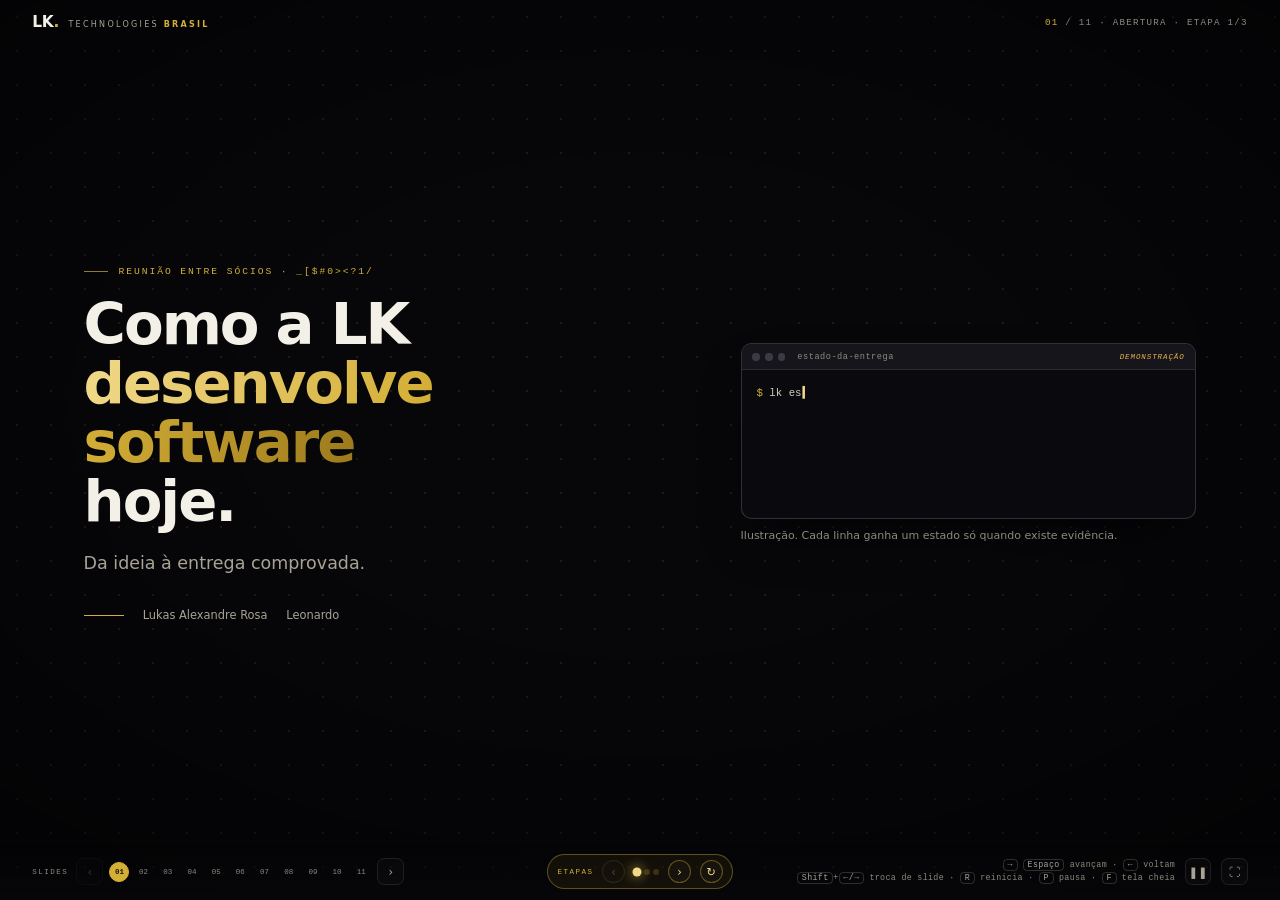
<file: index.html>
<!doctype html>
<html lang="pt-BR">
<head>
<meta charset="utf-8" />
<meta name="viewport" content="width=device-width, initial-scale=1" />
<meta name="theme-color" content="#07070a" />
<title>LK Technologies Brasil | Como desenvolvemos software</title>
<meta name="description" content="Experiência interativa do fluxo de desenvolvimento da LK Technologies Brasil, para alinhamento entre Lukas e Leonardo." />
<link rel="stylesheet" href="css/styles.css" />
</head>
<body>
<canvas id="bg" aria-hidden="true"></canvas>
<div class="vignette" aria-hidden="true"></div>

<header class="top">
  <a class="brand" href="#1" aria-label="Voltar à abertura">
    <span class="brand__mono">LK<i>.</i></span>
    <span class="brand__txt">TECHNOLOGIES <b>BRASIL</b></span>
  </a>
  <span class="where" id="where" aria-hidden="true"></span>
</header>

<main id="deck">

<!-- 01 · ABERTURA -->
<section class="slide s1" data-title="Abertura" data-max="2" aria-labelledby="t1">
  <div class="wrap">
    <div>
      <p class="eyebrow ac" style="--i:0" data-decrypt>Reunião entre sócios · 01.11.2026</p>
      <h1 class="h1 ac" id="t1" style="--i:1; margin-top:1.4rem">Como a LK<br /><em>desenvolve software</em><br />hoje.</h1>
      <p class="lead ac" style="--i:2">Da ideia à entrega comprovada.</p>
      <p class="who ac" style="--i:3"><span>Lukas Alexandre Rosa</span><span>Leonardo</span></p>
    </div>
    <div class="term-wrap ac" style="--i:3">
      <div class="term" role="img" aria-label="Demonstração ilustrativa: lista de estados de uma entrega, onde a homologação ainda aguarda GO">
        <div class="term__bar"><i></i><i></i><i></i><span>estado-da-entrega</span><em class="tag-s">demonstração</em></div>
        <div class="term__body" id="heroTerm"></div>
      </div>
      <p class="note">Ilustração. Cada linha ganha um estado só quando existe evidência.</p>
    </div>
  </div>
</section>

<!-- 02 · POR QUE MUDAMOS -->
<section class="slide s2" data-title="Por que mudamos" data-max="2" aria-labelledby="t2">
  <div class="wrap">
    <p class="eyebrow ac" style="--i:0" data-decrypt>Por que mudamos</p>
    <h2 class="h2 ac" id="t2" style="--i:1">Organizar o processo muda <em>o que conseguimos enxergar.</em></h2>
    <div class="cmp ac" style="--i:2">
      <div class="card pane pane--antes" data-lit-at="0" data-dim-at="1">
        <div class="pane__h"><b>ANTES</b><span>Demanda chega, execução com pouca formalização</span></div>
        <div class="chaos" aria-hidden="true">
          <span class="chip" style="left:2%;top:8%;--r:-4deg;--d:0">conversa</span>
          <span class="chip" style="left:38%;top:0%;--r:3deg;--d:1.2">pedido</span>
          <span class="chip" style="left:68%;top:18%;--r:-2deg;--d:2.1">ajuste</span>
          <span class="chip" style="left:14%;top:52%;--r:5deg;--d:.7">código</span>
          <span class="chip" style="left:52%;top:58%;--r:-5deg;--d:1.8">correção</span>
          <span class="chip" style="left:80%;top:62%;--r:3deg;--d:2.6">entrega?</span>
          <span class="q" style="left:30%;top:34%">?</span><span class="q" style="left:62%;top:40%">?</span><span class="q" style="left:44%;top:84%">?</span>
        </div>
        <p class="pane__f">Informação dispersa, decisões difíceis de rastrear, visibilidade limitada.</p>
      </div>
      <div class="card pane pane--hoje" data-lit-from="1" data-dim-until="0">
        <div class="pane__h"><b>HOJE</b><span>Demanda documentada, vinculada e com evidência</span></div>
        <div class="chain" aria-hidden="true">
          <span class="chip">demanda</span><i class="lnk"></i><span class="chip">issue</span><i class="lnk"></i><span class="chip">PR</span><i class="lnk"></i><span class="chip">CI</span><i class="lnk"></i><span class="chip">entrega</span>
        </div>
        <p class="pane__f">Prioridade registrada, implementação ligada a uma issue, qualidade comprovada.</p>
      </div>
    </div>
    <div class="card qa rv" data-from="2">
      <div class="q-h">Pergunta</div><div class="q-h">Antes</div><div class="q-h">Hoje</div>
      <div class="k">Onde está o escopo?</div><div class="b">Numa conversa</div><div class="a">Na issue, com critérios de aceite</div>
      <div class="k">Quem decidiu o quê?</div><div class="b">Difícil de reconstruir</div><div class="a">Registrado no histórico</div>
      <div class="k">Está pronto?</div><div class="b">Sem como provar</div><div class="a">Testes, PR e homologação mostram</div>
    </div>
  </div>
</section>

<!-- 03 · FLUXO COMPLETO -->
<section class="slide s3" data-title="Fluxo completo" data-max="7" aria-labelledby="t3">
  <div class="wrap">
    <p class="eyebrow ac" style="--i:0" data-decrypt>Fluxo completo · 8 etapas</p>
    <h2 class="h2 ac" id="t3" style="--i:1">Uma demanda percorre <em>oito etapas</em> até a entrega.</h2>
    <div class="track ac" id="track3" style="--i:2" role="group" aria-label="Etapas do fluxo; selecione uma">
      <i class="track-fill"></i>
    </div>
    <div class="card stage-card spot ac" style="--i:3" id="det3" aria-live="polite">
      <div class="ph"><span class="ph__n" id="d3n"></span><span class="ph__t" id="d3t"></span><span class="ph__back">Se falhar, a tarefa volta e a correção fica registrada ↩</span></div>
      <div class="fields" id="d3f"></div>
    </div>
  </div>
</section>

<!-- 04 · IDEIA VIRA ISSUE -->
<section class="slide s4" data-title="Ideia vira issue" data-max="6" aria-labelledby="t4">
  <div class="wrap">
    <div style="display:grid;gap:1.1rem">
      <p class="eyebrow ac" style="--i:0" data-decrypt>Uma ideia vira uma issue</p>
      <h2 class="h2 ac" id="t4" style="--i:1; font-size:2.2rem">Não começamos <em>escrevendo código.</em></h2>
      <div class="card idea ac" style="--i:2">
        <span class="idea__tag">Ideia inicial</span>
        <q>Precisamos permitir que um novo usuário crie sua conta na LK.</q>
        <p class="note"><b>Issue</b> é a tarefa escrita no GitHub, com o que entra, o que fica fora e como provar que está pronta.</p>
        <div class="why rv" data-from="6">
          <h4>Sem especificação</h4>
          <p>o código cresce sem limite de escopo</p>
          <p>ninguém consegue provar que funciona</p>
          <p>os bloqueios aparecem tarde</p>
        </div>
      </div>
    </div>
    <div style="display:grid;gap:0.7rem; --i:3" class="ac">
      <span class="tag-demo">Exemplo didático · não é uma issue real</span>
      <div class="gh" role="group" aria-label="Issue em construção">
        <div class="gh__head">
          <b>Cadastro de usuário com e-mail verificado</b><span class="no">#—</span>
          <span class="pill pill--ok rv" data-from="6" style="margin-left:auto">Pronta para execução</span>
        </div>
        <div class="gh__body" id="issueBody">
          <div class="sec rv" data-from="1"><h4>Problema</h4><p>Não existe um caminho próprio para uma pessoa nova criar conta nos produtos da LK.</p></div>
          <div class="sec rv" data-from="2"><h4>Objetivo</h4><p>Permitir o cadastro de um usuário com e-mail verificado.</p></div>
          <div class="sec rv" data-from="3"><h4>Escopo</h4><p>Formulário · validação · e-mail de confirmação · conta na base central.</p></div>
          <div class="sec rv" data-from="3"><h4>Exclusões</h4><p class="x">Login com Google (trilha própria) · recuperação de senha.</p></div>
          <div class="sec rv" data-from="4"><h4>Aceite</h4><ul><li>Pessoa nova cria a conta e recebe o e-mail</li><li>E-mail inválido ou repetido mostra erro claro</li><li>Papéis do LK System interno seguem intactos</li></ul></div>
          <div class="sec rv" data-from="5"><h4>Dependências</h4><p>SMTP confiável · base central de usuários.</p></div>
        </div>
      </div>
    </div>
  </div>
</section>

<!-- 05 · IA -->
<section class="slide s5" data-title="Uso de IA" data-max="5" aria-labelledby="t5">
  <div class="wrap">
    <p class="eyebrow ac" style="--i:0" data-decrypt>Como uso inteligência artificial</p>
    <h2 class="h2 ac" id="t5" style="--i:1">A IA acelera a execução.<br /><em>A decisão continua humana.</em></h2>
    <div class="flow5 ac" style="--i:2">
      <div class="card actor spot" data-lit-at="1" data-on-from="2">
        <span class="role">Estratégia</span><h3>ChatGPT · Mia</h3>
        <p>Consolida contexto, pesquisa, planeja e escreve a especificação.</p>
      </div>
      <div class="conn" data-hot-from="2" id="c1"><span>escopo<br>definido</span><i class="pk"></i></div>
      <div class="card actor spot" data-lit-at="2" data-on-from="3">
        <span class="role">Método</span><h3>DDAE</h3>
        <p>Investiga alternativas e sustenta decisões técnicas.</p><span class="opt">QUANDO APLICÁVEL</span>
      </div>
      <div class="conn" data-hot-from="3"><span>decisão<br>justificada</span><i class="pk"></i></div>
      <div class="card actor spot" data-lit-at="3" data-on-from="4">
        <span class="role">Execução</span><h3>Claude Code</h3>
        <p>Executa uma tarefa delimitada: lê o repositório, implementa e roda verificações.</p>
      </div>
      <div class="conn" data-hot-from="4"><span>diff +<br>testes</span><i class="pk"></i></div>
      <div class="card actor actor--human spot" data-lit-at="4" data-on-from="5">
        <span class="role">Responsabilidade</span><h3>Lukas</h3>
        <p>Orienta, decide, revisa riscos e valida as evidências.</p>
      </div>
    </div>
    <p class="fb rv" data-from="4">Se a evidência não convence, o trabalho volta: ajustar escopo, reexecutar, revisar.</p>
    <div class="card verdict rv" data-from="5"><span class="big">Regra</span><span>A IA <em>acelera</em> pesquisa, código e verificação — não substitui <em>julgamento nem responsabilidade</em> pela entrega.</span></div>
  </div>
</section>

<!-- 06 · GITHUB -->
<section class="slide s6" data-title="GitHub e rastreabilidade" data-max="5" aria-labelledby="t6">
  <div class="wrap">
    <p class="eyebrow ac" style="--i:0" data-decrypt>GitHub · organização e rastreabilidade</p>
    <h2 class="h2 ac" id="t6" style="--i:1">Cada entrega tem <em>endereço e histórico.</em></h2>
    <div class="track ac" id="track6" style="--i:2; --n:6" role="group" aria-label="Hierarquia no GitHub; selecione um elemento"><i class="track-fill"></i></div>
    <div class="card stage-card spot ac" style="--i:3" aria-live="polite">
      <div>
        <div class="ph"><span class="ph__n" id="d6n"></span><span class="ph__t" id="d6t"></span></div>
        <div class="kv" id="d6kv"></div>
      </div>
      <div style="display:grid;gap:0.5rem;align-content:center">
        <span class="tag-demo">Exemplo ilustrativo</span>
        <div class="mock" id="d6m"></div>
      </div>
    </div>
  </div>
</section>

<!-- 07 · DIA A DIA -->
<section class="slide s7" data-title="Meu dia a dia" data-max="7" aria-labelledby="t7">
  <div class="wrap">
    <div style="display:flex;align-items:center;gap:1.2rem;flex-wrap:wrap">
      <div style="display:grid;gap:0.7rem">
        <p class="eyebrow ac" style="--i:0" data-decrypt>Meu dia a dia desenvolvendo</p>
        <h2 class="h2 ac" id="t7" style="--i:1; font-size:2.1rem; max-width:none">Uma issue avança, <em>passo a passo.</em></h2>
      </div>
      <span class="tag-demo ac" style="--i:2; margin-left:auto">Simulação didática · comandos e logs ilustrativos, não são uma execução real</span>
    </div>
    <div class="sim ac" style="--i:3">
      <ol class="card rail" id="rail7">
        <li><b>1</b>Selecionar a tarefa</li><li><b>2</b>Criar a branch</li><li><b>3</b>Desenvolver</li><li><b>4</b>Executar testes</li><li><b>5</b>Abrir o PR</li><li><b>6</b>Verificar o CI</li><li><b>7</b>Registrar o resultado</li>
      </ol>
      <div class="simmain">
        <div class="card kcard" id="k7"><span class="no">card</span><span class="ti">Cadastro de usuário com e-mail verificado</span><span class="pill pill--gold" id="k7s">Pronto para executar</span></div>
        <div class="panes">
          <div class="pn on" data-p="0"><div class="idle card"><b>Próximo card prioritário</b><span>Avance com → para iniciar a simulação.</span></div></div>
          <div class="pn" data-p="1"><div class="card crit"><h4>Lê o card e isola o escopo</h4><ul id="crit1"><li><span class="bx">✓</span>Pessoa nova cria a conta e recebe o e-mail</li><li><span class="bx">✓</span>E-mail inválido ou repetido mostra erro claro</li><li><span class="bx">✓</span>Papéis do LK System interno seguem intactos</li></ul></div></div>
          <div class="pn" data-p="2"><div class="term"><div class="term__bar"><i></i><i></i><i></i><span>terminal · git</span><em class="tag-s">simulação</em></div><div class="term__body" id="tm2"></div></div></div>
          <div class="pn" data-p="3"><div class="term"><div class="term__bar"><i></i><i></i><i></i><span>editor · src/signup.ts</span><em class="tag-s">exemplo</em></div><div class="code"><pre id="cd3"></pre><div class="callout"><div><b>Critério</b>E-mail inválido mostra erro claro</div><div><b>Escopo</b>Só validação. Login com Google fica fora.</div></div></div></div></div>
          <div class="pn" data-p="4"><div class="term"><div class="term__bar"><i></i><i></i><i></i><span>terminal · testes</span><em class="tag-s">saída simulada</em></div><div class="term__body" id="tm4"></div></div></div>
          <div class="pn" data-p="5"><div class="card prc"><h4>Cadastro: criar conta com e-mail verificado <span class="pill pill--ok">Aberto</span></h4><div class="br"><code>feat/cadastro-usuario</code> → <code>main</code></div><ul><li>Fecha a issue do card (vínculo explícito)</li><li>Diff pequeno, dentro do escopo</li><li>Testes e critérios de aceite descritos</li></ul></div></div>
          <div class="pn" data-p="6"><div class="card"><ul class="checks" id="ck6"></ul></div></div>
          <div class="pn" data-p="7"><div class="card done"><div class="ev"><div><b>Pull request</b>revisado e vinculado à issue</div><div><b>Checks</b>lint, tipos, testes e build verdes</div><div><b>Critérios</b>3 de 3 demonstrados</div></div><div class="warnbox">Estado: <b>Validado (G1)</b>. Ainda não publicado: faltam homologação (G2) e publicação (G3).</div></div></div>
        </div>
        <p class="cap"><b>Em português</b><span id="cap7"></span></p>
      </div>
    </div>
  </div>
</section>

<!-- 08 · GATES -->
<section class="slide s8" data-title="Como sabemos que está pronto" data-max="4" aria-labelledby="t8">
  <div class="wrap" style="gap:1.1rem">
    <p class="eyebrow ac" style="--i:0" data-decrypt>Como sabemos que está pronto</p>
    <h2 class="h2 ac" id="t8" style="--i:1; font-size:2.2rem; max-width:none">Três gates. <em>CI verde é só o primeiro.</em></h2>
    <div class="ladder ac" id="ladder8" style="--i:2" role="list" aria-label="Estados de uma entrega"></div>
    <div class="gates ac" id="gates8" style="--i:3"></div>
    <div class="gbottom ac" style="--i:4">
      <div class="card logbox"><div class="term__body" id="log8" style="background:transparent"></div></div>
      <div class="card fixrow">
        <p id="fixTxt"></p>
        <button class="btn rv" data-act="next" data-at="1">Corrigir</button>
      </div>
    </div>
  </div>
</section>

<!-- 09 · CASOS REAIS -->
<section class="slide s9" data-title="Casos reais" data-max="2" aria-labelledby="t9">
  <div class="wrap">
    <p class="eyebrow ac" style="--i:0" data-decrypt>Casos reais da LK</p>
    <h2 class="h2 ac" id="t9" style="--i:1">O método aplicado: <em>três estados diferentes.</em></h2>
    <div class="tabs ac" id="tabs9" style="--i:2" role="group" aria-label="Projetos"></div>
    <div class="card s9det spot ac" style="--i:3" aria-live="polite">
      <div><div class="big-n" id="s9n"></div><div class="big-l" id="s9l"></div><div class="state" id="s9s"></div></div>
      <div><ul class="tl" id="s9tl"></ul><div class="s9links" id="s9lk"></div></div>
    </div>
    <p class="note ac" style="--i:4"><b>Migration</b>: alteração na estrutura do banco de dados · <b>Seed</b>: dados fictícios de teste · <b>Papéis</b>: níveis de acesso de cada usuário. Recortes até 31/10/2026; os estados podem mudar depois.</p>
  </div>
</section>

<!-- 10 · COMO LEONARDO ACOMPANHA -->
<section class="slide s10" data-title="Como Leonardo acompanha" data-max="5" aria-labelledby="t10">
  <div class="wrap" style="gap:1.1rem">
    <p class="eyebrow ac" style="--i:0" data-decrypt>Transparência entre sócios</p>
    <h2 class="h2 ac" id="t10" style="--i:1; font-size:2.3rem; max-width:none">Leonardo acompanha <em>sem precisar perguntar.</em></h2>
    <div style="display:flex;gap:1rem;align-items:center;flex-wrap:wrap; --i:2" class="ac">
      <span class="tag-demo">Visão ilustrativa do GitHub Project · com base nos checkpoints de 31/10</span>
      <div class="qs"><span>O que estamos fazendo?</span><span>O que está bloqueado?</span><span>O que falta decidir?</span><span>Qual evidência sustenta o status?</span></div>
    </div>
    <div class="board ac" id="board10" style="--i:3"></div>
    <div class="card cdet spot ac" style="--i:4" id="cdet10" aria-live="polite"></div>
  </div>
</section>

<!-- 11 · ENCERRAMENTO -->
<section class="slide s11" data-title="Encerramento" data-max="2" aria-labelledby="t11">
  <div class="wrap">
    <p class="eyebrow ac" style="--i:0" data-decrypt>O próximo ciclo da LK</p>
    <div class="asm ac" style="--i:1" aria-hidden="true">
      <i class="rail-l"></i>
      <span class="chip" style="--k:0;--x:4;--y:20;--r:-6deg;--ax:3">necessidade</span>
      <span class="chip" style="--k:1;--x:18;--y:70;--r:5deg;--ax:14">pesquisa</span>
      <span class="chip" style="--k:2;--x:30;--y:10;--r:-3deg;--ax:24">especificação</span>
      <span class="chip" style="--k:3;--x:44;--y:66;--r:6deg;--ax:36.5">planejamento</span>
      <span class="chip" style="--k:4;--x:54;--y:14;--r:-5deg;--ax:48">implementação</span>
      <span class="chip" style="--k:5;--x:66;--y:72;--r:4deg;--ax:61">validação</span>
      <span class="chip" style="--k:6;--x:78;--y:8;--r:-4deg;--ax:72">homologação</span>
      <span class="chip" style="--k:7;--x:88;--y:64;--r:3deg;--ax:85">publicação</span>
    </div>
    <h2 class="h2 ac" id="t11" style="--i:2">Nosso desenvolvimento precisa ser <em>compreensível, rastreável e verificável.</em></h2>
    <div class="prios rv" data-from="2">
      <div class="card"><b>01</b>Concluir e publicar Clientes V2 após o GO</div>
      <div class="card"><b>02</b>Fechar os gates do LK Identity</div>
      <div class="card"><b>03</b>Consolidar Project, CI e as máquinas de teste (runners)</div>
      <div class="card"><b>04</b>Replicar o método em novos clientes</div>
    </div>
    <p class="endq rv" data-from="2">Léo, com esse fluxo você acompanha o trabalho, participa das decisões e sabe o que realmente está pronto.</p>
    <p class="endbrand rv" data-from="2">LK<i>.</i><small>TECHNOLOGIES BRASIL</small></p>
  </div>
</section>

</main>

<footer class="bar" role="toolbar" aria-label="Controles da apresentação">
  <div class="ctl-group">
    <span class="ctl-label">Slides</span>
    <div class="gnav">
      <button class="ibtn" id="gPrev" aria-label="Slide anterior">‹</button>
      <div class="dots" id="dots"></div>
      <button class="ibtn" id="gNext" aria-label="Próximo slide">›</button>
    </div>
  </div>
  <div class="snav" id="snav" hidden>
    <span class="ctl-label">Etapas</span>
    <button class="ibtn" id="sPrev" aria-label="Etapa anterior">‹</button>
    <div class="pips" id="pips" aria-hidden="true"></div>
    <button class="ibtn" id="sNext" aria-label="Próxima etapa">›</button>
    <button class="ibtn" id="sReset" aria-label="Reiniciar esta demonstração" title="Reiniciar (R)">↻</button>
  </div>
  <div class="bar-r">
    <div class="keys"><kbd>→</kbd> <kbd>Espaço</kbd> avançam · <kbd>←</kbd> voltam<br /><kbd>Shift</kbd>+<kbd>←/→</kbd> troca de slide · <kbd>R</kbd> reinicia · <kbd>P</kbd> pausa · <kbd>F</kbd> tela cheia</div>
    <button class="ibtn pause-b" id="bPause" aria-label="Pausar animações (P)" title="Pausar (P)">❚❚</button>
    <button class="ibtn" id="bFull" aria-label="Tela cheia (F)" title="Tela cheia (F)">⛶</button>
  </div>
</footer>
<div class="sr" id="live" aria-live="polite"></div>
<noscript><p style="position:fixed;inset:5rem 2rem;color:#f3f0e7">Esta apresentação precisa de JavaScript.</p></noscript>

<script src="js/engine.js"></script>
<script src="js/slides.js"></script>
</body>
</html>
</file>
<file: css/styles.css>
/* LK Technologies Brasil — Development Workflow Experience
   Tokens, layout base, componentes e slides. Sem dependências externas. */

:root {
  --bg: #07070a;
  --bg-2: #0d0d11;
  --graphite: #15151b;
  --graphite-2: #1c1c24;
  --line: rgba(255, 255, 255, 0.09);
  --line-2: rgba(255, 255, 255, 0.16);
  --gold: #d4af37;
  --gold-hi: #f1d98a;
  --gold-lo: #9c7a1c;
  --gold-a: rgba(212, 175, 55, 0.14);
  --gold-b: rgba(212, 175, 55, 0.4);
  --text: #f3f0e7;
  --muted: #a7a395;
  --faint: #8c897d;
  --ok: #62cf92;
  --bad: #ec6a5f;
  --warn: #e9b44c;
  --sans: "Inter", "Segoe UI Variable Text", "Segoe UI", system-ui, -apple-system, sans-serif;
  --mono: "Cascadia Code", "JetBrains Mono", "SFMono-Regular", Consolas, "Liberation Mono", monospace;
  --ease: cubic-bezier(0.22, 0.8, 0.24, 1);
  /* Escala: a interface é desenhada em ~95rem × 53rem e escala com a janela. */
  font-size: clamp(11px, min(1.05vw, 1.9vh), 21px);
  color-scheme: dark;
}

* { box-sizing: border-box; }
html, body { height: 100%; margin: 0; background: var(--bg); color: var(--text); font-family: var(--sans); overflow: hidden; }
body { -webkit-font-smoothing: antialiased; }
button { font: inherit; color: inherit; cursor: pointer; background: none; border: 0; padding: 0; }
a { color: var(--gold-hi); }
:focus-visible { outline: 2px solid var(--gold-hi); outline-offset: 3px; border-radius: 4px; }
h1, h2, h3, p, ul, ol { margin: 0; }
ul, ol { padding: 0; list-style: none; }
code, .mono { font-family: var(--mono); }

#bg { position: fixed; inset: 0; width: 100%; height: 100%; z-index: 0; pointer-events: none; }
.vignette { position: fixed; inset: 0; z-index: 1; pointer-events: none;
  background: radial-gradient(ellipse 80% 70% at 50% 45%, transparent 40%, rgba(0, 0, 0, 0.55) 100%); }

/* ---------- Barra superior ---------- */
.top { position: fixed; z-index: 20; top: 0; left: 0; right: 0; height: 3.3rem; padding: 0 2.4rem;
  display: flex; align-items: center; justify-content: space-between; }
.brand { display: flex; align-items: baseline; gap: 0.7rem; text-decoration: none; color: var(--text); }
.brand__mono { font-weight: 800; font-size: 1.15rem; letter-spacing: -0.02em; }
.brand__mono i { color: var(--gold); font-style: normal; }
.brand__txt { font-size: 0.6rem; letter-spacing: 0.28em; color: var(--muted); }
.brand__txt b { color: var(--gold); font-weight: 600; }
.where { font-family: var(--mono); font-size: 0.68rem; letter-spacing: 0.14em; color: var(--faint); text-transform: uppercase; }
.where b { color: var(--gold); font-weight: 500; }

/* ---------- Palco / slides ---------- */
#deck { position: fixed; inset: 3.3rem 0 4.2rem; z-index: 5; }
.slide { position: absolute; inset: 0; opacity: 0; visibility: hidden; transform: translateY(0.8rem);
  transition: opacity 0.45s var(--ease), transform 0.55s var(--ease), visibility 0s 0.5s; }
.slide.is-active { opacity: 1; visibility: visible; transform: none; transition: opacity 0.5s var(--ease), transform 0.6s var(--ease); }
.slide:not(.is-active) * { animation-play-state: paused !important; }
.wrap { height: 100%; width: 100%; max-width: 92rem; margin: 0 auto; padding: 0 4.6rem; display: flex; flex-direction: column; justify-content: center; gap: 1.5rem; }

.eyebrow { font-family: var(--mono); font-size: 0.72rem; letter-spacing: 0.2em; text-transform: uppercase; color: var(--gold); display: flex; align-items: center; gap: 0.8rem; }
.eyebrow::before { content: ""; width: 1.8rem; height: 1px; background: var(--gold); opacity: 0.7; }
.h2 { font-size: 2.55rem; line-height: 1.08; letter-spacing: -0.025em; font-weight: 650; max-width: 26ch; }
.h2 em, .h1 em { font-style: normal; background: linear-gradient(100deg, var(--gold-hi), var(--gold) 55%, var(--gold-lo)); -webkit-background-clip: text; background-clip: text; color: transparent; }
.lead { font-size: 1.12rem; line-height: 1.5; color: var(--muted); max-width: 52ch; }
.note { font-size: 0.82rem; color: var(--faint); line-height: 1.45; }
.tag-demo { display: inline-flex; align-items: center; gap: 0.5rem; font-family: var(--mono); font-size: 0.64rem; letter-spacing: 0.14em; text-transform: uppercase; color: var(--warn); border: 1px dashed rgba(233, 180, 76, 0.5); padding: 0.28rem 0.6rem; border-radius: 99px; width: fit-content; }
.tag-demo::before { content: ""; width: 0.38rem; height: 0.38rem; border-radius: 50%; background: var(--warn); }

/* Entrada: Animated Content (cascata por --i) */
.ac { opacity: 0; transform: translateY(0.9rem); }
.slide.is-active .ac { opacity: 1; transform: none; transition: opacity 0.7s var(--ease), transform 0.8s var(--ease); transition-delay: calc(var(--i, 0) * 80ms + 120ms); }

/* Revelar por etapa (aplicado via data-from / data-at / data-until) */
.rv { opacity: 0; transform: translateY(0.7rem); pointer-events: none; transition: opacity 0.5s var(--ease), transform 0.6s var(--ease); }
.rv:not([data-show="1"]) { visibility: hidden; transition: opacity 0.5s var(--ease), transform 0.6s var(--ease), visibility 0s 0.5s; }
.rv[data-show="1"] { opacity: 1; transform: none; pointer-events: auto; visibility: visible; }
[data-dim="1"] { opacity: 0.32; filter: saturate(0.4); }

/* ---------- Cartões, Spotlight ---------- */
.card { position: relative; background: linear-gradient(180deg, rgba(255, 255, 255, 0.035), rgba(255, 255, 255, 0.015)); border: 1px solid var(--line); border-radius: 0.9rem; overflow: hidden; transition: border-color 0.4s, background 0.4s, opacity 0.5s, filter 0.5s, transform 0.5s var(--ease); }
.spot::before { content: ""; position: absolute; inset: 0; pointer-events: none; opacity: 0; transition: opacity 0.35s;
  background: radial-gradient(18rem circle at var(--mx, 50%) var(--my, 50%), rgba(212, 175, 55, 0.16), transparent 65%); }
.spot:hover::before { opacity: 1; }
.spot > * { position: relative; }
.card[data-on="1"] { border-color: var(--line-2); }
.card[data-lit="1"] { border-color: var(--gold-b); background: linear-gradient(180deg, rgba(212, 175, 55, 0.1), rgba(212, 175, 55, 0.025)); box-shadow: 0 0 0 1px rgba(212, 175, 55, 0.12), 0 1.2rem 3rem -1.4rem rgba(212, 175, 55, 0.35); }

/* ---------- Barra inferior (navegação global x etapas) ---------- */
.bar { position: fixed; z-index: 20; left: 0; right: 0; bottom: 0; height: 4.2rem; padding: 0 2.4rem; display: grid; grid-template-columns: 1fr auto 1fr; align-items: center; gap: 1.2rem; background: linear-gradient(0deg, rgba(7, 7, 10, 0.95), rgba(7, 7, 10, 0)); }
.ctl-group { display: flex; align-items: center; gap: 0.6rem; }
.ctl-label { font-family: var(--mono); font-size: 0.56rem; letter-spacing: 0.2em; color: var(--faint); text-transform: uppercase; }
.gnav { display: flex; align-items: center; gap: 0.45rem; }
.ibtn { width: 2rem; height: 2rem; display: inline-grid; place-items: center; border-radius: 0.55rem; border: 1px solid var(--line); color: var(--muted); background: rgba(255, 255, 255, 0.02); transition: all 0.25s; font-size: 0.85rem; }
.ibtn:hover { border-color: var(--gold-b); color: var(--gold-hi); }
.ibtn[disabled] { opacity: 0.3; pointer-events: none; }
.dots { display: flex; gap: 0.3rem; align-items: center; }
.dot { width: 1.5rem; height: 1.5rem; display: grid; place-items: center; border-radius: 50%; font-family: var(--mono); font-size: 0.56rem; color: var(--faint); border: 1px solid transparent; transition: all 0.3s; }
.dot:hover { color: var(--text); border-color: var(--line-2); }
.dot[aria-current="true"] { color: #1a1405; background: var(--gold); border-color: var(--gold); font-weight: 700; }
.dot.seen { color: var(--muted); }
.snav { display: flex; align-items: center; gap: 0.65rem; padding: 0.38rem 0.7rem; border-radius: 99px; border: 1px solid var(--gold-b); background: rgba(212, 175, 55, 0.07); transition: opacity 0.3s; }
.snav[hidden] { display: none; }
.snav .ctl-label { color: var(--gold); }
.snav .ibtn { border-color: var(--gold-b); color: var(--gold-hi); width: 1.7rem; height: 1.7rem; border-radius: 50%; }
.pips { display: flex; gap: 0.28rem; align-items: center; }
.pip { width: 0.45rem; height: 0.45rem; border-radius: 50%; background: rgba(212, 175, 55, 0.22); transition: all 0.3s; }
.pip.on { background: var(--gold); }
.pip.cur { background: var(--gold-hi); transform: scale(1.5); box-shadow: 0 0 0.6rem var(--gold); }
.bar-r { display: flex; justify-content: flex-end; align-items: center; gap: 0.7rem; }
.keys { font-size: 0.62rem; color: var(--faint); font-family: var(--mono); letter-spacing: 0.04em; text-align: right; line-height: 1.5; }
.keys kbd { font-family: var(--mono); border: 1px solid var(--line-2); border-radius: 4px; padding: 0 0.28rem; color: var(--muted); }
body.paused .pause-b { color: var(--warn); border-color: var(--warn); }
.sr { position: absolute; width: 1px; height: 1px; overflow: hidden; clip: rect(0 0 0 0); white-space: nowrap; }

/* ---------- Trilho Stepper (slides 3 e 6) ---------- */
.track { --n: 8; --p: 0; position: relative; display: grid; grid-template-columns: repeat(var(--n), 1fr); }
.track::before, .track-fill { content: ""; position: absolute; top: 1.2rem; left: calc(50% / var(--n)); height: 2px; }
.track::before { right: calc(50% / var(--n)); background: var(--line-2); }
.track-fill { width: calc((100% - 100% / var(--n)) * var(--p)); background: linear-gradient(90deg, var(--gold-lo), var(--gold-hi)); transition: width 0.8s var(--ease); box-shadow: 0 0 0.8rem rgba(212, 175, 55, 0.6); }
.track-fill::after { content: ""; position: absolute; right: -0.35rem; top: -0.33rem; width: 0.7rem; height: 0.7rem; border-radius: 50%; background: var(--gold-hi); box-shadow: 0 0 1rem 0.2rem rgba(241, 217, 138, 0.8); }
.node { position: relative; z-index: 2; display: flex; flex-direction: column; align-items: center; gap: 0.6rem; text-align: center; padding: 0 0.2rem; }
.node__c { width: 2.45rem; height: 2.45rem; border-radius: 50%; display: grid; place-items: center; font-family: var(--mono); font-size: 0.78rem; background: var(--bg-2); border: 1.5px solid var(--line-2); color: var(--muted); transition: all 0.5s var(--ease); }
.node__t { font-size: 0.82rem; font-weight: 550; color: var(--muted); transition: color 0.4s; }
.node:hover .node__c { border-color: var(--gold-b); color: var(--gold-hi); }
.node[data-state="done"] .node__c { background: rgba(212, 175, 55, 0.18); border-color: var(--gold); color: var(--gold-hi); }
.node[data-state="done"] .node__t { color: var(--text); }
.node[data-state="active"] .node__c { background: var(--gold); color: #1a1405; border-color: var(--gold-hi); transform: scale(1.18); box-shadow: 0 0 1.6rem rgba(212, 175, 55, 0.55); font-weight: 700; }
.node[data-state="active"] .node__t { color: var(--gold-hi); }

/* ---------- Slide 1 ---------- */
.s1 .wrap { justify-content: center; display: grid; grid-template-columns: 1.15fr 0.85fr; align-items: center; gap: 3rem; }
.h1 { font-size: 4.3rem; line-height: 1.02; letter-spacing: -0.035em; font-weight: 700; }
.s1 .lead { margin-top: 1.4rem; font-size: 1.3rem; }
.s1 .who { margin-top: 2.4rem; display: flex; gap: 1.4rem; align-items: center; font-size: 0.85rem; color: var(--muted); }
.s1 .who::before { content: ""; width: 3rem; height: 1px; background: var(--gold); }
.term { background: #0a0a0e; border: 1px solid var(--line-2); border-radius: 0.8rem; overflow: hidden; font-family: var(--mono); box-shadow: 0 2rem 4rem -1.5rem rgba(0, 0, 0, 0.8); }
.term__bar { display: flex; align-items: center; gap: 0.4rem; padding: 0.55rem 0.8rem; background: var(--graphite); border-bottom: 1px solid var(--line); font-size: 0.64rem; color: var(--faint); }
.term__bar i { width: 0.55rem; height: 0.55rem; border-radius: 50%; background: #3a3a44; }
.term__bar span { margin-left: 0.5rem; letter-spacing: 0.06em; }
.term__bar .tag-s { margin-left: auto; color: var(--warn); letter-spacing: 0.12em; text-transform: uppercase; font-size: 0.56rem; }
.term__body { padding: 1rem 1.1rem; font-size: 0.8rem; line-height: 1.75; color: #cfcbbd; min-height: 11rem; white-space: pre-wrap; }
.term__body .p { color: var(--gold); }
.term__body .ok { color: var(--ok); }
.term__body .bad { color: var(--bad); }
.term__body .dim { color: var(--faint); }
.term__body .wait { color: var(--warn); }
.caret::after { content: "▍"; color: var(--gold-hi); animation: blink 1s steps(2) infinite; margin-left: 1px; }
@keyframes blink { 50% { opacity: 0; } }
.s1 .term-wrap { display: grid; gap: 0.7rem; }

/* ---------- Slide 2 ---------- */
.cmp { display: grid; grid-template-columns: 1fr 1fr; gap: 1.2rem; }
.pane { padding: 1.1rem 1.3rem 1.2rem; display: flex; flex-direction: column; gap: 0.9rem; min-height: 15rem; }
.pane__h { display: flex; align-items: baseline; gap: 0.8rem; }
.pane__h b { font-family: var(--mono); letter-spacing: 0.16em; font-size: 0.78rem; }
.pane__h span { color: var(--muted); font-size: 0.86rem; }
.pane--antes .pane__h b { color: var(--bad); }
.pane--hoje .pane__h b { color: var(--gold-hi); }
.chaos { position: relative; flex: 1; min-height: 9.6rem; }
.chip { position: absolute; padding: 0.38rem 0.7rem; border-radius: 0.5rem; border: 1px solid var(--line-2); background: var(--graphite); font-size: 0.78rem; color: var(--muted); white-space: nowrap; }
.chaos .chip { border-style: dashed; animation: drift 6s ease-in-out infinite alternate; animation-delay: calc(var(--d, 0) * -1s); }
@keyframes drift { from { translate: 0 0; rotate: var(--r, 0deg); } to { translate: 0.35rem -0.4rem; rotate: calc(var(--r, 0deg) * -0.6); } }
.chaos .q { position: absolute; color: var(--bad); font-family: var(--mono); font-size: 1.1rem; opacity: 0.7; }
.chain { flex: 1; display: flex; align-items: center; flex-wrap: nowrap; min-height: 9.6rem; }
.chain .chip { position: relative; border-color: var(--gold-b); color: var(--text); background: rgba(212, 175, 55, 0.08); }
.lnk { flex: 1; height: 2px; background: var(--gold-b); transform-origin: left; transform: scaleX(0); transition: transform 0.7s var(--ease); min-width: 0.6rem; }
[data-step="1"] .lnk, [data-step="2"] .lnk { transform: scaleX(1); }
.chain .chip { opacity: 0.4; transition: opacity 0.5s, transform 0.5s; }
[data-step="1"] .chain .chip, [data-step="2"] .chain .chip { opacity: 1; }
.chain .chip:nth-of-type(2) { transition-delay: 0.1s; } .chain .chip:nth-of-type(3) { transition-delay: 0.2s; }
.chain .chip:nth-of-type(4) { transition-delay: 0.3s; } .chain .chip:nth-of-type(5) { transition-delay: 0.4s; }
.pane__f { font-size: 0.82rem; color: var(--muted); }
.qa { display: grid; grid-template-columns: 1.1fr 1fr 1fr; font-size: 0.9rem; }
.qa > div { padding: 0.62rem 1rem; border-top: 1px solid var(--line); }
.qa .q-h { color: var(--faint); font-family: var(--mono); font-size: 0.66rem; letter-spacing: 0.14em; text-transform: uppercase; border-top: 0; }
.qa .b { color: var(--muted); }
.qa .a { color: var(--gold-hi); }
.qa .k { color: var(--text); font-weight: 550; }

/* ---------- Slide 3 ---------- */
.stage-card { padding: 1.4rem 1.6rem 1.5rem; margin-top: 0.4rem; }
.ph { display: flex; align-items: baseline; gap: 1rem; margin-bottom: 1.1rem; }
.ph__n { font-family: var(--mono); font-size: 0.8rem; color: var(--gold); letter-spacing: 0.1em; }
.ph__t { font-size: 1.7rem; font-weight: 650; letter-spacing: -0.02em; }
.ph__back { margin-left: auto; font-size: 0.74rem; color: var(--faint); }
.fields { display: grid; grid-template-columns: repeat(5, 1fr); gap: 0.8rem; position: relative; }
.fld { padding: 0.15rem 0 0 0.85rem; border-left: 2px solid var(--line-2); position: relative; }
.fld:nth-child(2) { border-color: var(--gold-lo); }
.fld:nth-child(5) { border-color: var(--gold); }
.fld small { display: block; font-family: var(--mono); font-size: 0.6rem; letter-spacing: 0.16em; text-transform: uppercase; color: var(--faint); margin-bottom: 0.4rem; }
.fld p { font-size: 0.9rem; line-height: 1.4; color: var(--text); }
.fld:nth-child(5) small { color: var(--gold); }
.swap .fld { animation: fld-in 0.65s var(--ease) both; animation-delay: calc(var(--k) * 70ms); }
@keyframes fld-in { from { opacity: 0; transform: translateY(0.7rem); } to { opacity: 1; transform: none; } }

/* ---------- Slide 4 ---------- */
.s4 .wrap { display: grid; grid-template-columns: 0.85fr 1.15fr; gap: 2.6rem; align-items: center; }
.idea { padding: 1.5rem; display: grid; gap: 1rem; }
.idea q { display: block; font-size: 1.5rem; line-height: 1.3; font-weight: 550; letter-spacing: -0.015em; quotes: "“" "”"; }
.idea__tag { font-family: var(--mono); font-size: 0.62rem; letter-spacing: 0.16em; text-transform: uppercase; color: var(--faint); }
.why { display: grid; gap: 0.55rem; padding-top: 0.5rem; border-top: 1px solid var(--line); }
.why p { font-size: 0.86rem; color: var(--muted); display: flex; gap: 0.6rem; }
.why p::before { content: "✕"; color: var(--bad); font-family: var(--mono); }
.why h4 { margin: 0; font-size: 0.78rem; font-family: var(--mono); color: var(--gold); letter-spacing: 0.14em; text-transform: uppercase; }
.gh { background: #0f1015; border: 1px solid var(--line-2); border-radius: 0.8rem; overflow: hidden; }
.gh__head { padding: 0.8rem 1.1rem; background: var(--graphite); border-bottom: 1px solid var(--line); display: flex; align-items: center; gap: 0.7rem; flex-wrap: wrap; }
.gh__head b { font-size: 1rem; font-weight: 600; }
.gh__head .no { color: var(--faint); font-family: var(--mono); font-size: 0.85rem; }
.pill { font-family: var(--mono); font-size: 0.62rem; letter-spacing: 0.06em; padding: 0.18rem 0.55rem; border-radius: 99px; border: 1px solid var(--line-2); color: var(--muted); white-space: nowrap; }
.pill--gold { color: var(--gold-hi); border-color: var(--gold-b); background: var(--gold-a); }
.pill--ok { color: var(--ok); border-color: rgba(98, 207, 146, 0.45); background: rgba(98, 207, 146, 0.08); }
.pill--bad { color: var(--bad); border-color: rgba(236, 106, 95, 0.5); background: rgba(236, 106, 95, 0.08); }
.pill--warn { color: var(--warn); border-color: rgba(233, 180, 76, 0.5); background: rgba(233, 180, 76, 0.08); }
.gh__body { padding: 0.5rem 1.1rem 0.8rem; display: grid; }
.sec { display: grid; grid-template-columns: 7.4rem 1fr; gap: 0.8rem; padding: 0.5rem 0; border-top: 1px solid var(--line); font-size: 0.86rem; line-height: 1.4; align-items: baseline; }
.sec:first-child { border-top: 0; }
.sec h4 { margin: 0; font-family: var(--mono); font-size: 0.64rem; letter-spacing: 0.14em; text-transform: uppercase; color: var(--gold); }
.sec p, .sec li { color: var(--text); }
.sec li { display: flex; gap: 0.5rem; }
.sec li::before { content: "☐"; color: var(--muted); }
.sec .x { color: var(--muted); }
.sec--new { background: linear-gradient(90deg, rgba(212, 175, 55, 0.12), transparent); margin: 0 -1.1rem; padding-left: 1.1rem; padding-right: 1.1rem; }

/* ---------- Slide 5 ---------- */
.flow5 { display: flex; align-items: stretch; gap: 0; }
.actor { flex: 1; padding: 1.2rem 1.15rem; display: flex; flex-direction: column; gap: 0.5rem; min-width: 0; }
.actor .role { font-family: var(--mono); font-size: 0.6rem; letter-spacing: 0.18em; text-transform: uppercase; color: var(--faint); }
.actor h3 { font-size: 1.25rem; font-weight: 650; letter-spacing: -0.01em; }
.actor p { font-size: 0.86rem; line-height: 1.42; color: var(--muted); }
.actor .opt { font-family: var(--mono); font-size: 0.6rem; color: var(--warn); }
.actor--human { border-color: var(--gold-b); }
.conn { flex: 0 0 5.6rem; position: relative; display: flex; align-items: center; justify-content: center; }
.conn::before { content: ""; position: absolute; left: 0; right: 0; height: 2px; background: var(--line-2); }
.conn.hot::before { background: linear-gradient(90deg, var(--gold-lo), var(--gold-hi)); }
.conn span { position: absolute; top: 24%; font-family: var(--mono); font-size: 0.56rem; letter-spacing: 0.08em; color: var(--gold-hi); text-align: center; line-height: 1.25; background: var(--bg); padding: 0 0.2rem; transform: translateY(-2.1rem); width: 5.4rem; opacity: 0; transition: opacity 0.5s; }
.conn.hot span { opacity: 1; }
.conn .pk { position: absolute; left: 0; width: 0.6rem; height: 0.6rem; border-radius: 50%; background: var(--gold-hi); box-shadow: 0 0 1rem var(--gold); opacity: 0; }
.conn.hot .pk { animation: pk 1.5s var(--ease) infinite; }
@keyframes pk { 0% { left: 0; opacity: 0; } 15% { opacity: 1; } 85% { opacity: 1; } 100% { left: calc(100% - 0.6rem); opacity: 0; } }
.fb { margin-top: 0.4rem; display: flex; align-items: center; gap: 0.8rem; font-family: var(--mono); font-size: 0.66rem; color: var(--faint); }
.fb::before { content: "↩"; color: var(--gold); font-size: 1rem; }
.verdict { padding: 1.1rem 1.5rem; display: flex; align-items: center; gap: 1.2rem; font-size: 1.15rem; font-weight: 550; letter-spacing: -0.01em; border-color: var(--gold-b); background: linear-gradient(90deg, rgba(212, 175, 55, 0.12), rgba(212, 175, 55, 0.02)); }
.verdict em { font-style: normal; color: var(--gold-hi); }
.verdict .big { font-family: var(--mono); font-size: 0.7rem; color: var(--gold); letter-spacing: 0.16em; text-transform: uppercase; white-space: nowrap; }

/* ---------- Slide 6 ---------- */
.s6 .stage-card { display: grid; grid-template-columns: 1.1fr 0.9fr; gap: 2rem; align-items: stretch; }
.s6 .ph { margin-bottom: 0.7rem; }
.kv { display: grid; gap: 0.75rem; }
.kv div { border-left: 2px solid var(--line-2); padding-left: 0.85rem; }
.kv small { display: block; font-family: var(--mono); font-size: 0.6rem; letter-spacing: 0.16em; text-transform: uppercase; color: var(--faint); margin-bottom: 0.2rem; }
.kv p { font-size: 0.95rem; line-height: 1.4; }
.kv div:last-child { border-color: var(--gold); }
.kv div:last-child small { color: var(--gold); }
.mock { background: #0f1015; border: 1px solid var(--line-2); border-radius: 0.7rem; padding: 0.9rem 1rem; font-size: 0.82rem; display: flex; flex-direction: column; gap: 0.5rem; justify-content: center; min-height: 11rem; }
.mock .mt { font-family: var(--mono); font-size: 0.6rem; letter-spacing: 0.14em; color: var(--faint); text-transform: uppercase; }
.mock .mh { font-weight: 600; font-size: 0.98rem; display: flex; gap: 0.6rem; align-items: center; flex-wrap: wrap; }
.mock .ml { display: grid; gap: 0.32rem; color: var(--muted); }
.mock .ml div { display: flex; align-items: center; gap: 0.5rem; }
.mock .bar-p { height: 0.4rem; border-radius: 99px; background: var(--line); overflow: hidden; }
.mock .bar-p i { display: block; height: 100%; background: linear-gradient(90deg, var(--gold-lo), var(--gold-hi)); }
.mock code { color: var(--gold-hi); }
.chk { color: var(--ok); font-family: var(--mono); }
.crs { color: var(--faint); font-family: var(--mono); }

/* ---------- Slide 7 ---------- */
.s7 .wrap { gap: 1rem; }
.sim { display: grid; grid-template-columns: 16rem 1fr; gap: 1.2rem; align-items: stretch; }
.rail { display: grid; gap: 0.15rem; align-content: start; padding: 0.6rem; }
.rail li { display: grid; grid-template-columns: 1.6rem 1fr; gap: 0.5rem; align-items: center; padding: 0.5rem 0.55rem; border-radius: 0.55rem; font-size: 0.84rem; color: var(--faint); transition: all 0.4s; }
.rail li b { font-family: var(--mono); font-size: 0.62rem; display: grid; place-items: center; width: 1.4rem; height: 1.4rem; border-radius: 50%; border: 1px solid var(--line-2); }
.rail li[data-s="done"] { color: var(--muted); }
.rail li[data-s="done"] b { background: rgba(212, 175, 55, 0.2); border-color: var(--gold); color: var(--gold-hi); }
.rail li[data-s="act"] { color: var(--text); background: var(--gold-a); }
.rail li[data-s="act"] b { background: var(--gold); border-color: var(--gold-hi); color: #1a1405; font-weight: 700; }
.simmain { display: grid; grid-template-rows: auto 1fr; gap: 0.8rem; min-width: 0; }
.kcard { padding: 0.75rem 1rem; display: flex; align-items: center; gap: 0.9rem; font-size: 0.9rem; }
.kcard .ti { font-weight: 600; }
.kcard .no { font-family: var(--mono); color: var(--faint); font-size: 0.78rem; }
.kcard .pill { margin-left: auto; transition: all 0.4s; }
.kcard.pulse { animation: pulse 1.4s ease 2; }
@keyframes pulse { 50% { box-shadow: 0 0 0 0.35rem rgba(212, 175, 55, 0.22); border-color: var(--gold); } }
.panes { position: relative; min-height: 19.2rem; }
.pn { position: absolute; inset: 0; opacity: 0; visibility: hidden; transform: translateY(0.5rem); transition: opacity 0.4s, transform 0.5s var(--ease), visibility 0s 0.4s; display: flex; flex-direction: column; }
.pn.on { opacity: 1; visibility: visible; transform: none; transition: opacity 0.4s, transform 0.5s var(--ease); }
.pn .term { flex: 1; display: flex; flex-direction: column; }
.pn .term__body { flex: 1; min-height: 0; }
.idle { margin: auto; text-align: center; color: var(--muted); font-size: 1rem; display: grid; gap: 0.5rem; }
.idle b { color: var(--gold-hi); font-family: var(--mono); font-size: 0.78rem; letter-spacing: 0.14em; text-transform: uppercase; }
.crit { padding: 1.1rem 1.3rem; display: grid; gap: 0.7rem; flex: 1; align-content: center; }
.crit h4 { margin: 0; font-size: 1rem; font-weight: 600; }
.crit li { display: flex; gap: 0.7rem; font-size: 0.92rem; color: var(--muted); align-items: center; }
.crit li .bx { width: 1.05rem; height: 1.05rem; border: 1.5px solid var(--line-2); border-radius: 0.28rem; display: grid; place-items: center; font-size: 0.7rem; color: transparent; transition: all 0.4s; flex: none; }
.crit li.t .bx { background: var(--ok); border-color: var(--ok); color: #06140c; }
.crit li.t { color: var(--text); }
.code { display: grid; grid-template-columns: 1fr 13rem; flex: 1; }
.code pre { margin: 0; padding: 0.8rem 1.1rem; font-family: var(--mono); font-size: 0.76rem; line-height: 1.55; color: #d7d3c4; white-space: pre; overflow: hidden; }
.code .kw { color: #e6a95a; } .code .ty { color: #8fc3d9; } .code .st { color: #a9d38a; } .code .cm { color: var(--faint); } .code .fn { color: var(--gold-hi); }
.callout { border-left: 1px solid var(--line); padding: 0.9rem 1rem; font-size: 0.8rem; color: var(--muted); display: grid; gap: 0.7rem; align-content: start; }
.callout b { color: var(--gold); font-family: var(--mono); font-size: 0.6rem; letter-spacing: 0.14em; text-transform: uppercase; display: block; margin-bottom: 0.2rem; }
.prc { padding: 1.1rem 1.3rem; display: grid; gap: 0.7rem; flex: 1; align-content: center; }
.prc h4 { margin: 0; font-size: 1.05rem; font-weight: 600; display: flex; gap: 0.6rem; align-items: center; flex-wrap: wrap; }
.prc .br { font-family: var(--mono); font-size: 0.78rem; color: var(--muted); }
.prc .br code { background: var(--gold-a); color: var(--gold-hi); padding: 0.1rem 0.4rem; border-radius: 0.3rem; }
.prc ul { display: grid; gap: 0.3rem; font-size: 0.86rem; color: var(--muted); }
.prc li::before { content: "•"; color: var(--gold); margin-right: 0.5rem; }
.checks { padding: 0.8rem 1.1rem; display: grid; gap: 0.5rem; flex: 1; align-content: center; }
.checks li { display: grid; grid-template-columns: 1.6rem 1fr auto; align-items: center; gap: 0.5rem; font-size: 0.9rem; padding: 0.45rem 0.6rem; border: 1px solid var(--line); border-radius: 0.5rem; }
.checks li .st { font-family: var(--mono); font-size: 0.85rem; color: var(--faint); text-align: center; }
.checks li .tm { font-family: var(--mono); font-size: 0.66rem; color: var(--faint); }
.checks li[data-r="run"] .st { color: var(--warn); animation: spin 0.9s linear infinite; display: inline-block; }
.checks li[data-r="ok"] { border-color: rgba(98, 207, 146, 0.35); }
.checks li[data-r="ok"] .st { color: var(--ok); }
.checks li[data-r="ok"] .tm { color: var(--ok); }
.checks li[data-r="bad"] { border-color: rgba(236, 106, 95, 0.5); }
.checks li[data-r="bad"] .st { color: var(--bad); }
@keyframes spin { to { transform: rotate(360deg); } }
.done { padding: 1.2rem 1.4rem; display: grid; gap: 0.8rem; flex: 1; align-content: center; }
.done .ev { display: grid; grid-template-columns: repeat(3, 1fr); gap: 0.7rem; }
.done .ev div { border-left: 2px solid var(--gold-lo); padding-left: 0.7rem; font-size: 0.84rem; color: var(--muted); }
.done .ev b { display: block; color: var(--text); font-weight: 550; margin-bottom: 0.15rem; }
.done .warnbox { border: 1px dashed rgba(233, 180, 76, 0.55); border-radius: 0.6rem; padding: 0.7rem 0.9rem; font-size: 0.88rem; color: var(--warn); }

/* ---------- Slide 8 ---------- */
.ladder { display: grid; grid-template-columns: repeat(6, 1fr); gap: 0.4rem; }
.rung { position: relative; padding: 0.6rem 0.5rem 0.65rem; text-align: center; border: 1px solid var(--line); border-radius: 0.6rem; font-size: 0.78rem; color: var(--faint); transition: all 0.5s var(--ease); }
.rung i { display: block; font-style: normal; font-family: var(--mono); font-size: 0.85rem; margin-bottom: 0.15rem; }
.rung[data-r="ok"] { color: var(--text); border-color: var(--gold-b); background: var(--gold-a); }
.rung[data-r="ok"] i { color: var(--gold-hi); }
.rung[data-r="bad"] { color: var(--bad); border-color: rgba(236, 106, 95, 0.55); background: rgba(236, 106, 95, 0.08); }
.rung[data-r="run"] { color: var(--warn); border-color: rgba(233, 180, 76, 0.55); background: rgba(233, 180, 76, 0.07); }
.gates { display: grid; grid-template-columns: repeat(3, 1fr); gap: 0.9rem; }
.gate { padding: 1rem 1.15rem; display: grid; gap: 0.5rem; align-content: start; min-height: 9.2rem; }
.gate .gh1 { display: flex; align-items: center; gap: 0.7rem; }
.gate .gn { font-family: var(--mono); font-size: 0.7rem; color: var(--gold); letter-spacing: 0.14em; }
.gate h3 { font-size: 1.12rem; font-weight: 650; }
.gate p { font-size: 0.82rem; color: var(--muted); line-height: 1.42; }
.gate .gs { margin-left: auto; }
.gate[data-g="bad"] { border-color: rgba(236, 106, 95, 0.55); }
.gate[data-g="ok"] { border-color: rgba(98, 207, 146, 0.5); }
.gate[data-g="wait"] { border-color: rgba(233, 180, 76, 0.5); }
.gate[data-g="lock"] { opacity: 0.72; border-style: dashed; }
.gbottom { display: grid; grid-template-columns: 1.3fr 1fr; gap: 0.9rem; }
.logbox { padding: 0.2rem 0 0; }
.logbox .term__body { min-height: 5.6rem; font-size: 0.74rem; line-height: 1.65; padding: 0.7rem 1rem; }
.logbox .ln { animation: fld-in 0.5s var(--ease) both; animation-delay: calc(var(--k) * 90ms); display: block; }
.fixrow { display: flex; align-items: center; gap: 1rem; padding: 0.9rem 1.2rem; }
.fixrow p { font-size: 0.92rem; color: var(--muted); line-height: 1.4; flex: 1; }
.fixrow p b { color: var(--text); font-weight: 600; }
.btn { background: var(--gold); color: #1a1405; font-weight: 700; font-size: 0.9rem; padding: 0.65rem 1.2rem; border-radius: 0.6rem; transition: transform 0.2s, box-shadow 0.3s; box-shadow: 0 0.6rem 1.6rem -0.6rem rgba(212, 175, 55, 0.6); white-space: nowrap; }
.btn:hover { transform: translateY(-1px); box-shadow: 0 0.8rem 2rem -0.5rem rgba(212, 175, 55, 0.8); }
.btn--ghost { background: transparent; color: var(--gold-hi); border: 1px solid var(--gold-b); box-shadow: none; }

/* ---------- Slide 9 ---------- */
.tabs { display: grid; grid-template-columns: repeat(3, 1fr); gap: 0.8rem; }
.tab { text-align: left; padding: 0.95rem 1.1rem; display: grid; gap: 0.3rem; }
.tab small { font-family: var(--mono); font-size: 0.58rem; letter-spacing: 0.16em; color: var(--faint); text-transform: uppercase; }
.tab b { font-size: 1.12rem; font-weight: 650; }
.tab span { font-size: 0.8rem; color: var(--muted); }
.tab:hover { border-color: var(--line-2); }
.s9det { padding: 1.3rem 1.5rem; display: grid; grid-template-columns: 0.55fr 1.45fr; gap: 2rem; }
.big-n { font-size: 3.3rem; font-weight: 700; letter-spacing: -0.04em; line-height: 1; background: linear-gradient(100deg, var(--gold-hi), var(--gold)); -webkit-background-clip: text; background-clip: text; color: transparent; }
.big-l { font-size: 0.85rem; color: var(--muted); margin-top: 0.4rem; }
.state { margin-top: 1rem; }
.tl { display: grid; gap: 0.15rem; position: relative; }
.tl li { display: grid; grid-template-columns: 1.1rem 1fr; gap: 0.8rem; padding: 0.45rem 0; position: relative; font-size: 0.92rem; line-height: 1.4; animation: fld-in 0.6s var(--ease) both; animation-delay: calc(var(--k) * 90ms); }
.tl li::before { content: ""; width: 0.55rem; height: 0.55rem; border-radius: 50%; background: var(--gold); margin-top: 0.4rem; justify-self: center; z-index: 1; }
.tl li::after { content: ""; position: absolute; left: 0.55rem; top: 1.4rem; bottom: -0.5rem; width: 1px; background: var(--line-2); }
.tl li:last-child::after { display: none; }
.tl li.no::before { background: transparent; border: 1.5px dashed var(--warn); }
.tl li.no { color: var(--warn); }
.tl li small { display: block; color: var(--faint); font-size: 0.74rem; }
.s9links { display: flex; gap: 1rem; font-size: 0.78rem; margin-top: 0.4rem; }

/* ---------- Slide 10 ---------- */
.board { display: grid; grid-template-columns: repeat(5, 1fr); gap: 0.7rem; align-items: start; }
.col { background: rgba(255, 255, 255, 0.02); border: 1px solid var(--line); border-radius: 0.8rem; padding: 0.6rem; min-height: 8.6rem; display: grid; gap: 0.5rem; align-content: start; }
.col h4 { margin: 0; font-family: var(--mono); font-size: 0.6rem; letter-spacing: 0.14em; text-transform: uppercase; color: var(--muted); padding: 0.15rem 0.3rem; display: flex; justify-content: space-between; }
.col h4 span { color: var(--faint); }
.col[data-c="blk"] h4 { color: var(--bad); } .col[data-c="dec"] h4 { color: var(--warn); } .col[data-c="ok"] h4 { color: var(--ok); } .col[data-c="run"] h4 { color: var(--gold-hi); }
.kc { text-align: left; padding: 0.6rem 0.7rem; display: grid; gap: 0.25rem; font-size: 0.78rem; line-height: 1.3; width: 100%; }
.kc small { font-family: var(--mono); color: var(--faint); font-size: 0.56rem; letter-spacing: 0.12em; text-transform: uppercase; }
.kc b { font-weight: 600; font-size: 0.82rem; }
.kc:hover { border-color: var(--line-2); }
.empty { border: 1px dashed var(--line); border-radius: 0.6rem; padding: 0.7rem; font-size: 0.7rem; color: var(--faint); text-align: center; }
.cdet { padding: 1.1rem 1.4rem; display: grid; grid-template-columns: 0.9fr repeat(3, 1fr); gap: 1.4rem; align-items: start; }
.cdet h3 { font-size: 1.15rem; font-weight: 650; letter-spacing: -0.01em; margin-top: 0.4rem; line-height: 1.2; }
.cdet .kvx small { display: block; font-family: var(--mono); font-size: 0.58rem; letter-spacing: 0.16em; text-transform: uppercase; color: var(--faint); margin-bottom: 0.3rem; }
.cdet .kvx p { font-size: 0.88rem; line-height: 1.42; }
.cdet .kvx { border-left: 2px solid var(--line-2); padding-left: 0.8rem; }
.cdet .kvx:last-child { border-color: var(--gold); }
.qs { display: flex; gap: 0.6rem; flex-wrap: wrap; }
.qs span { font-size: 0.78rem; color: var(--muted); border: 1px solid var(--line); border-radius: 99px; padding: 0.3rem 0.8rem; }

/* ---------- Slide 11 ---------- */
.s11 .wrap { align-items: center; text-align: center; gap: 1.6rem; }
.s11 .eyebrow { justify-content: center; }
.s11 .eyebrow::before { display: none; }
.asm { position: relative; width: 100%; max-width: 70rem; height: 9rem; }
.asm .chip { left: calc(var(--x) * 1%); top: calc(var(--y) * 1%); rotate: var(--r); transition: all 1.1s var(--ease); transition-delay: calc(var(--k) * 70ms); font-size: 0.8rem; background: var(--graphite); border-style: dashed; color: var(--muted); }
.asm .rail-l { position: absolute; left: 6%; right: 6%; top: calc(50% + 1px); height: 2px; background: linear-gradient(90deg, var(--gold-lo), var(--gold-hi)); transform: scaleX(0); transform-origin: left; transition: transform 1.2s var(--ease) 0.5s; }
[data-step="1"] .asm .chip, [data-step="2"] .asm .chip { left: calc(var(--ax) * 1%); top: 50%; translate: 0 -50%; rotate: 0deg; border-style: solid; border-color: var(--gold-b); color: var(--text); background: var(--graphite-2); }
[data-step="1"] .asm .rail-l, [data-step="2"] .asm .rail-l { transform: scaleX(1); }
.s11 .h2 { max-width: 24ch; font-size: 2.9rem; margin: 0 auto; }
.prios { display: grid; grid-template-columns: repeat(4, 1fr); gap: 0.8rem; width: 100%; max-width: 70rem; text-align: left; }
.prios div { padding: 0.9rem 1rem; font-size: 0.86rem; line-height: 1.4; color: var(--muted); }
.prios b { display: block; font-family: var(--mono); font-size: 0.62rem; letter-spacing: 0.16em; color: var(--gold); margin-bottom: 0.3rem; }
.endq { font-size: 1.05rem; color: var(--muted); max-width: 52ch; }
.endbrand { font-weight: 800; font-size: 1.5rem; letter-spacing: -0.02em; }
.endbrand i { font-style: normal; color: var(--gold); }
.endbrand small { font-weight: 500; font-size: 0.6rem; letter-spacing: 0.3em; color: var(--muted); margin-left: 0.7rem; }

/* ---------- Responsivo ---------- */
@media (max-width: 960px), (max-height: 520px) {
  html, body { overflow: auto; }
  #deck { position: absolute; inset: 3.3rem 0 4.2rem; }
  .slide { position: absolute; overflow-y: auto; }
  .wrap { padding: 1rem 1.4rem; justify-content: flex-start; }
  .s1 .wrap, .s4 .wrap, .cmp, .sim, .s6 .stage-card, .s9det, .cdet, .gbottom, .gates, .tabs, .prios { grid-template-columns: 1fr; }
  .fields { grid-template-columns: 1fr 1fr; }
  .flow5 { flex-direction: column; } .conn { flex: 0 0 2rem; } .conn::before { width: 2px; height: 100%; left: 50%; right: auto; } .conn span, .conn .pk { display: none; }
  .board, .ladder { grid-template-columns: 1fr 1fr; }
  .keys { display: none; } .bar { grid-template-columns: 1fr auto; } .ctl-label { display: none; }
  .track { --n: 4; overflow-x: auto; } .h1 { font-size: 2.6rem; }
}
@media (max-width: 1180px) { .keys { display: none; } }

@media (prefers-reduced-motion: reduce) {
  *, *::before, *::after { animation-duration: 0.001s !important; animation-iteration-count: 1 !important; transition-duration: 0.001s !important; transition-delay: 0s !important; }
  .ac, .rv { transform: none !important; }
}
body.paused *, body.paused *::before, body.paused *::after { animation-play-state: paused !important; }

/* ---------- utilitários de linhas e troca de conteúdo ---------- */
.term__body .ln, .code .ln { display: block; animation: fld-in 0.5s var(--ease) both; animation-delay: calc(var(--k, 0) * 90ms); }
.term__body .ln:empty, .code .ln:empty { min-height: 1.2em; }
.kv.swap > div, .cdet.swap > *, .mock.swap > * { animation: fld-in 0.6s var(--ease) both; }
.kv.swap > div:nth-child(2), .cdet.swap > :nth-child(2), .mock.swap > :nth-child(2) { animation-delay: 70ms; }
.kv.swap > div:nth-child(3), .cdet.swap > :nth-child(3), .mock.swap > :nth-child(3) { animation-delay: 140ms; }
.cdet.swap > :nth-child(4), .mock.swap > :nth-child(4) { animation-delay: 210ms; }

.cap { display: flex; gap: 0.9rem; align-items: baseline; margin-top: 0.7rem; padding: 0.55rem 0.9rem; border-left: 2px solid var(--gold); font-size: 0.92rem; color: var(--text); min-height: 2.6rem; }
.cap b { font-family: var(--mono); font-size: 0.6rem; letter-spacing: 0.16em; text-transform: uppercase; color: var(--gold); white-space: nowrap; }
.idea .note b, .s9 .note b { color: var(--muted); font-weight: 600; }
.h2, .endq, .lead { text-wrap: balance; }
</file>
